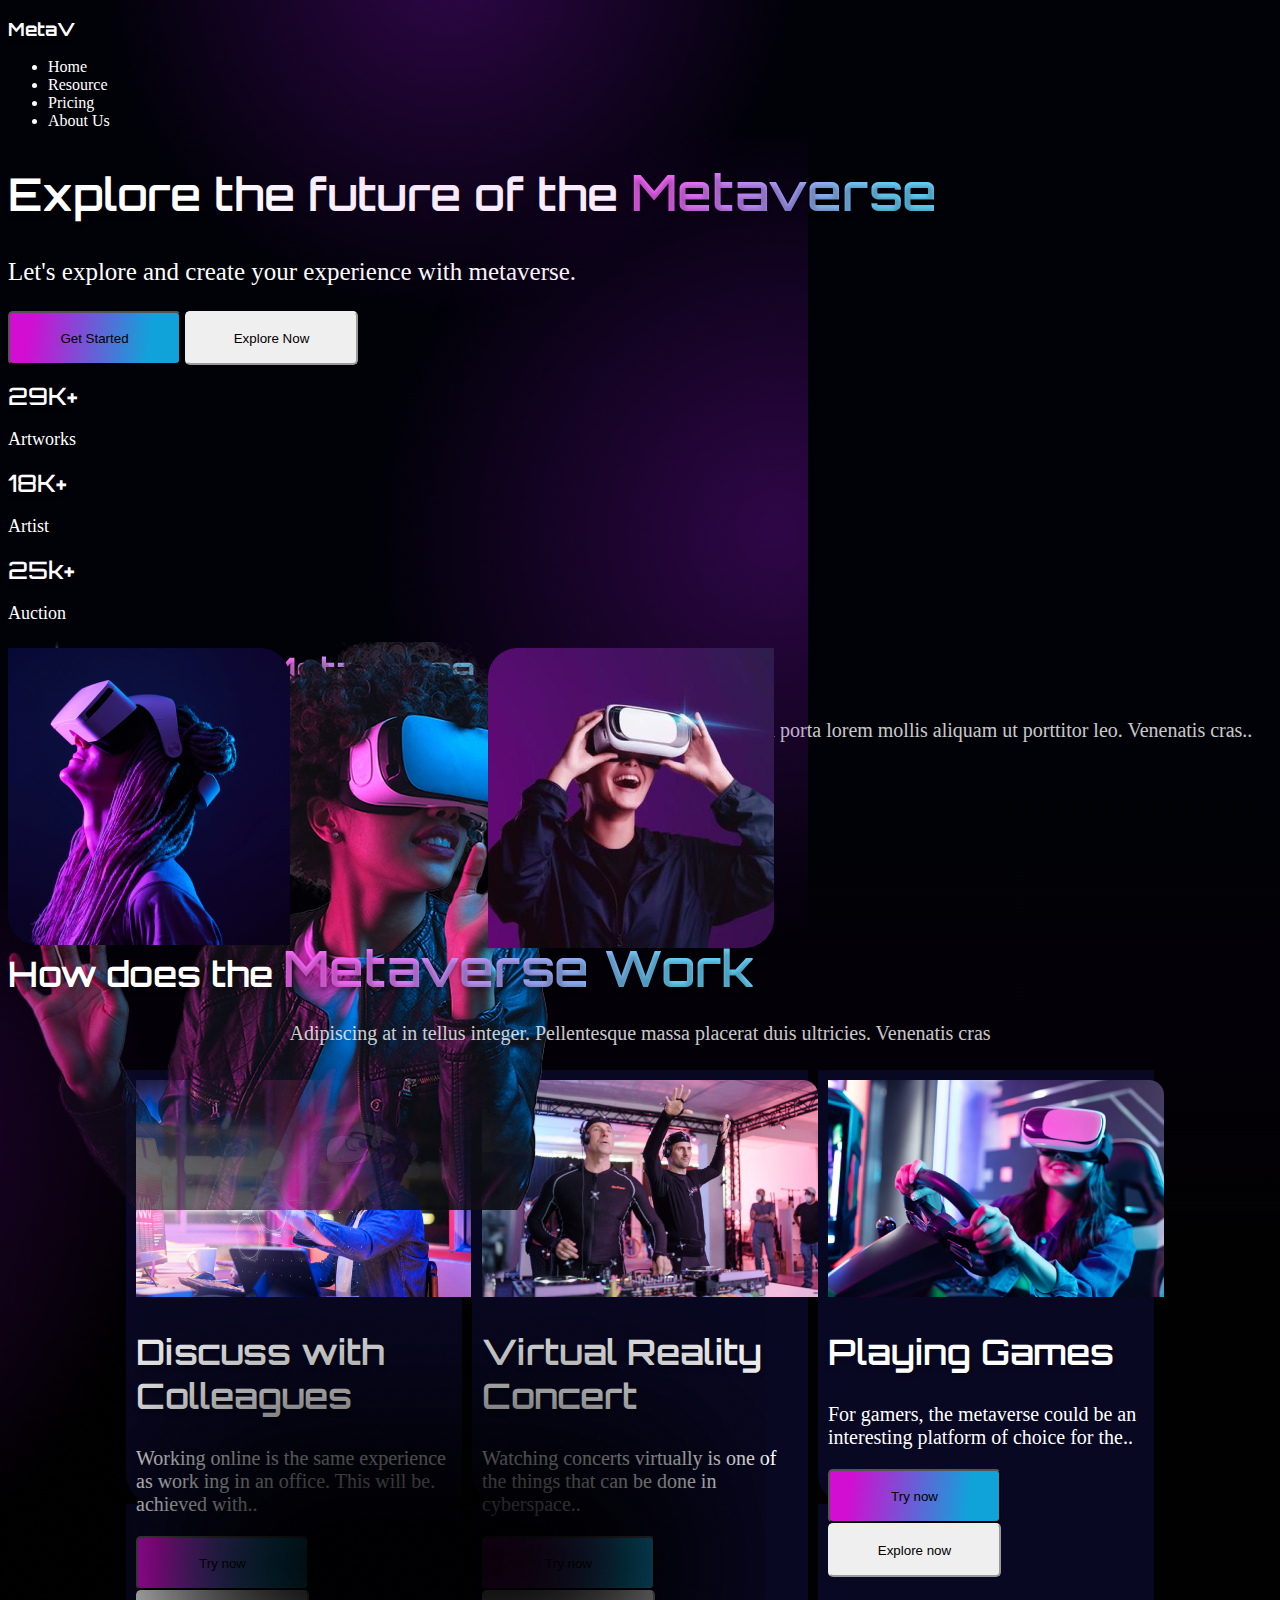
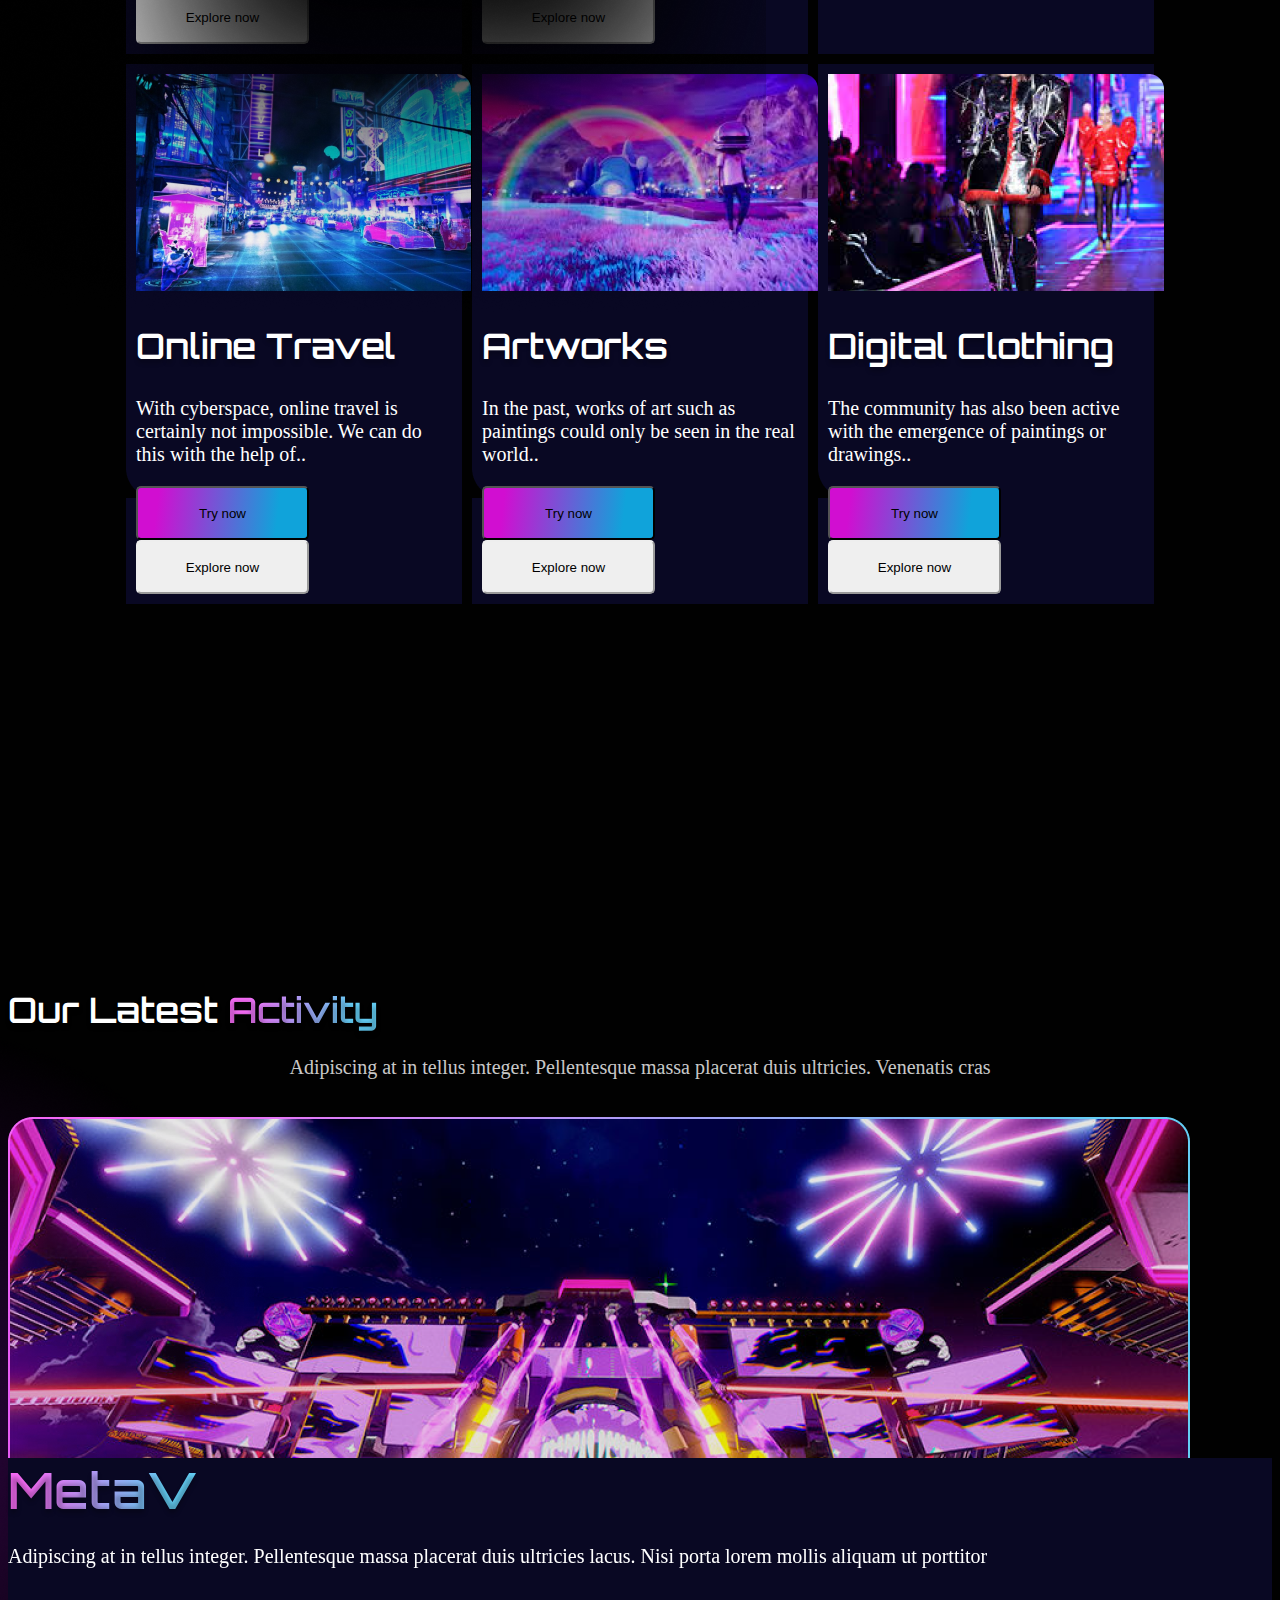
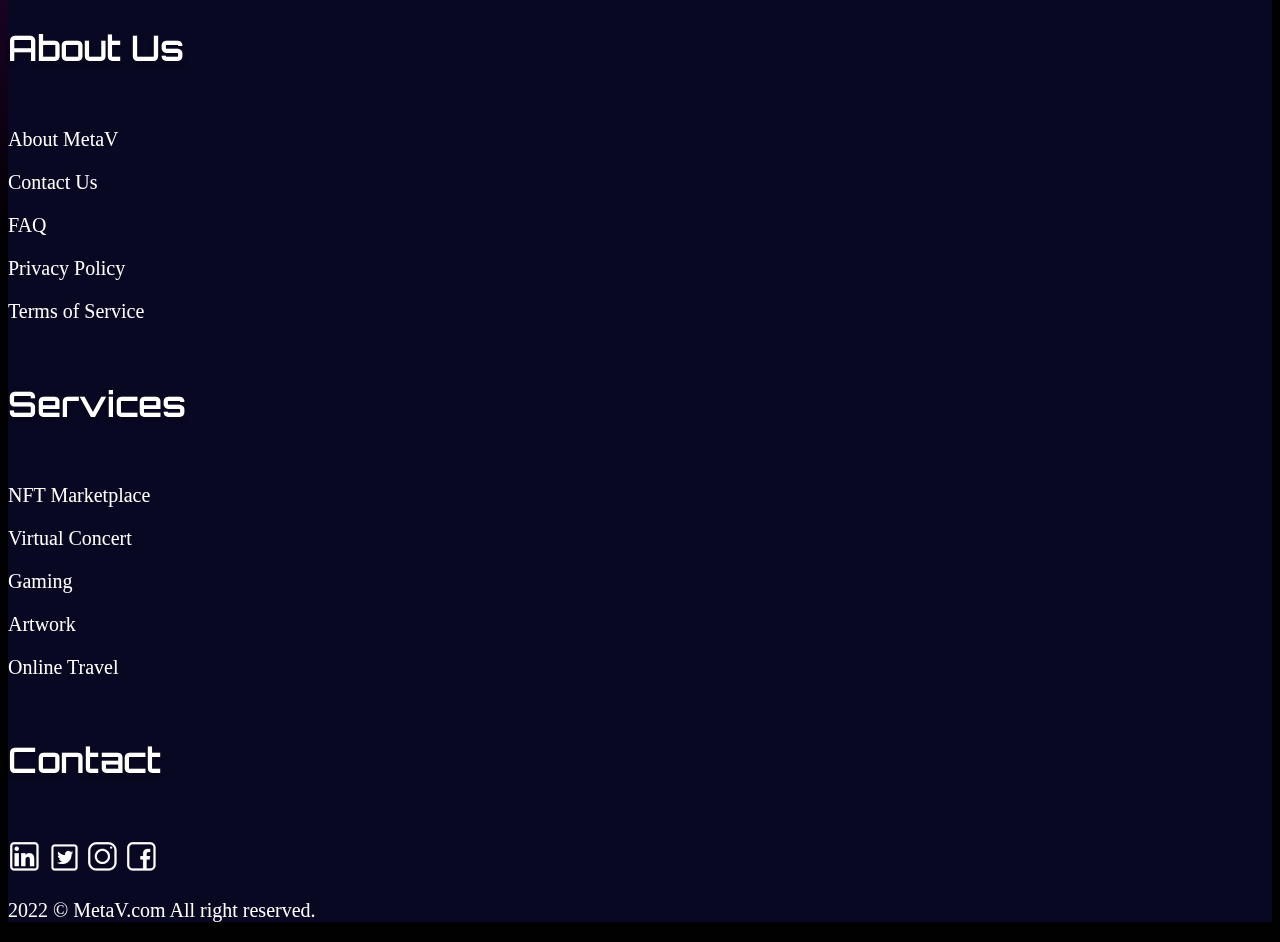
<file: index.html>
<!DOCTYPE html>
<html lang="en">
<head>
    <meta charset="UTF-8">
    <meta name="viewport" content="width=device-width, initial-scale=1.0">
    <title>Wil Melendez</title>
    <link rel="stylesheet" href="style.css">
    <link rel="jquery" href="java.js">
    <link href="https://cdn.jsdelivr.net/npm/bootstrap@5.3.1/dist/css/bootstrap.min.css" rel="stylesheet" integrity="sha384-4bw+/aepP/YC94hEpVNVgiZdgIC5+VKNBQNGCHeKRQN+PtmoHDEXuppvnDJzQIu9" crossorigin="anonymous">
    
    <link rel="preconnect" href="https://fonts.googleapis.com">
    <link rel="preconnect" href="https://fonts.gstatic.com" crossorigin>
    <link href="https://fonts.googleapis.com/css2?family=Orbitron&display=swap" rel="stylesheet">
    <script src="https://ajax.googleapis.com/ajax/libs/jquery/3.6.4/jquery.min.js"></script>
    
</head>
<body>
    <div class="fondo container-fluid text-light">
        <div class="seccion0 ">
            <div class="row text-light d-flex align-items-md-baseline justify-content-md-center p-md-5 align-items-center justify-content-center">
                <div class="col-md-1 d-flex align-items-md-center">
                    <h3 class="d-flex align-items-center">MetaV</h3>
                </div>
                <div class=" col-md-5">
                    <img src="Ellipse 1.png" class="elipse img-fluid ">
                    <svg class="menuh" xmlns="http://www.w3.org/2000/svg" width="40" height="40" fill="currentColor"  viewBox="0 0 16 16">
                        <path fill-rule="evenodd" d="M2.5 12a.5.5 0 0 1 .5-.5h10a.5.5 0 0 1 0 1H3a.5.5 0 0 1-.5-.5zm0-4a.5.5 0 0 1 .5-.5h10a.5.5 0 0 1 0 1H3a.5.5 0 0 1-.5-.5zm0-4a.5.5 0 0 1 .5-.5h10a.5.5 0 0 1 0 1H3a.5.5 0 0 1-.5-.5z"/>
                      </svg>   
                </div>
                <div class="lista col-md-6">
                    <ul class="d-flex align-items-md-center gap-5">
                        <a href="#"><li class="list-group-item">Home</li></a>
                        <a href="#"><li class="list-group-item">Resource</li></a>
                        <a href="#"><li class="list-group-item">Pricing</li></a>
                        <a href="#"><li class="list-group-item">About Us</li></a>
                    </ul>
                   
                </div>
                
            </div>
        </div>
        <div class="seccion1 mt-3 align-items-md-center vh-100">
            <div class="row vh-100 text-light  justify-content-md-center align-items-md-start p-md-5 ">
                <div class="m1 col-md-6 col-6 justify-content-md-end">
                    <h1 class="mt-5">Explore the future of the <strong class="metaverse">Metaverse</strong></h1>
                    <p class="parrafo mt-3 text-center">Let's explore and create your experience with metaverse.</p>
                    <button class="btn1 mt-5 btn btn-outline-light mt-5">Get Started</button>
                    <button class="btn2 mt-5 btn btn-outline-light">Explore Now</button>
                    <div class="numeros mt-5 d-flex gap-5">  
                        <div class="bntn1">
                            <h1>29K+</h1>
                            <p>Artworks</p>
                        </div>
                        <div class=" bntn2">
                            <h1>18K+</h1>
                            <p>Artist</p>
                        </div>
                        <div class="bntn3">
                            <h1>25k+</h1>
                            <p>Auction</p>
                        </div>
                    </div>
                </div>
                <div class="m2 col-md-6 col-6 d-flex align-self-md-start justify-content-end estrella mt-5 ">
                    <img src="Ellipse 2.png" class="elipse2 img-fluid ">
                    <img src="image 2.png" class="mujer img-fluid"> 
                    <img src="Rectangle 0.png" class="rectangulo img-fluid"> 
                    <img src="Vector.png" class="estrella2 img-fluid"> 
                </div>
            </div>
        </div>
        <div class="seccion2 mt-5 vh-100 text-light d-flex justify-content-end justify-content-sm-end align-items-baseline ">
            <div class="row p-md-5 mt-5">
                <div class="imagenes col-md-6 d-flex ">
                    <img src="Rectangle 70.png" class="imagen1 img-fluid">
                    <img src="Rectangle 71.png" class="imagen2 img-fluid">
                    <img src="Ellipse 3.png" class="elipse3 img-fluid">
                </div>
                <div class="texto mt-5 col-md-6 d-flex justify-content-sm-end justify-content-end align-self-sm-end align-items-end ">
                    <div>
                        <h1>What is <strong class="metaverse2">Metaverse</strong></h1>
                        <p>Adipiscing at in tellus integer. Pellentesque massa placerat duis ultricies lacus. Nisi porta lorem mollis aliquam ut porttitor leo. Venenatis cras..</p>
                        <button class="btn0 mt-3 btn btn-outline-light">Know More</button>
                    </div>   
                </div>
            </div>
        </div>

        <div class="seccion3 text-light vh-100">
            <div class="seccioncentral d-flex justify-content-center  align-items-end text-center">
                <div class="row ">
                    <div class="col-md-12">
                        <h1>How does the <strong class="metaverse">Metaverse Work</strong></h1>
                        <p>Adipiscing at in tellus integer. Pellentesque massa placerat duis ultricies. Venenatis cras</p>
                    </div>
                </div>
            </div>
            <div class="d-flex justify-content-between align-items-center">
                <div class="contenedor row">
                    <div class="fondos1 w-25 col-md-2">
                        <img src="img1.png" class="img-fluid">
                        <h2>Discuss with Colleagues</h2>
                        <p>Working online is the same experience as work ing in an office. This will be. achieved with..</p>
                        <div class="d-flex">
                            <button class="btn1 btn btn-outline-light">Try now</button>
                            <button class="btn2 btn btn-outline-light">Explore now</button>
                        </div>
                    </div>
                    <div class="fondos2 w-25 col-md-2">
                        <img src="img2.png" class="img-fluid">
                        <h2>Virtual Reality Concert</h2>
                        <p>Watching concerts virtually is one of the things that can be done in cyberspace..</p>
                        <div class="d-flex">
                            <button class="btn1 btn btn-outline-light">Try now</button>
                            <button class="btn2 btn btn-outline-light">Explore now</button>
                        </div>
                    </div>
                    <div class="fondos3 w-25 col-md-2">
                        <img src="img3.png" class="img-fluid">
                        <h2>Playing Games</h2>
                        <p>For gamers, the metaverse could be an interesting platform of choice for the..</p>
                        <div class="d-flex">
                            <button class="btn1 btn btn-outline-light">Try now</button>
                            <button class="btn2 btn btn-outline-light">Explore now</button>
                        </div>
                    </div>
                    <div class="fondos1 mt-2 w-25 col-md-2 col-2">
                        <img src="img4.png" class="img-fluid">
                        <h2>Online Travel</h2>
                        <p>With cyberspace, online travel is certainly not impossible. We can do this with the help of..</p>
                        <div class="d-flex">
                            <button class="btn1 btn btn-outline-light"> Try now</button>
                            <button class="btn2 btn btn-outline-light">Explore now</button>
                        </div>
                    </div>
                    <div class="fondos2 m-2 w-25 col-md-2 col-2">
                        <img src="img5.png" class="img-fluid">
                        <h2>Artworks</h2>
                        <p>In the past, works of art such as paintings could only be seen in the real world..</p>
                        <div class="d-flex">
                            <button class="btn1 btn btn-outline-light">Try now</button>
                            <button class="btn2 btn btn-outline-light">Explore now</button>
                        </div>
                    </div>
                    <div class="fondos3 mt-2 w-25 col-md-2 col-2">
                        <img src="img6.png" class="img-fluid">
                        <h2>Digital Clothing</h2>
                        <p>The community has also been active with the emergence of paintings or drawings..</p>
                        <div class="d-flex">
                            <button class="btn1 btn btn-outline-light">Try now</button>
                            <button class="btn2 btn btn-outline-light">Explore now</button>
                        </div>
                    </div>
                </div>
            </div>
        </div>
        
        <div class="seccion4 p-md-5 vh-100 ">
            <div class="seccionletra d-flex justify-content-center align-items-center text-center">
                <div class="row">
                    <div class="col-md-12">
                        <img src="Ellipse 5.png" class="elipse5 img-fluid">
                        <h1>Our Latest <strong class="activity">Activity</strong></h1>
                        <p>Adipiscing at in tellus integer. Pellentesque massa placerat duis ultricies. Venenatis cras</p>
                    </div>
                </div>
            </div>
            <div class="seccionimagen vh-100">
                <div class="row justify-content-center">
                    <div class="col-md-12 texto1">
                        <img src="metaverse 1.png" class="texto2 img-fluid">
                        <h1 class="texto3">Metaverse Fashion Week</h1>
                       
                    </div>
                </div>
            </div>
        </div>
        <div class="seccion5 vh-100 d-flex justify-content-between align-items-center">
            <div class="endpage row vh-100">
                <div class="col-md-1">
                </div>
                <div class="col-md-4">
                    <h1><strong class="metaverse">MetaV</strong></h1>
                    <p>Adipiscing at in tellus integer. Pellentesque massa placerat duis ultricies lacus. Nisi porta lorem mollis aliquam ut porttitor</p>
                </div>
                <div class="col-md-2">
                    <a><h5>About Us</h5></a>
                    <a href="#"><p>About MetaV</p></a>
                    <a href="#"><p>Contact Us</p></a>
                    <a href="#"><p>FAQ</p></a>
                    <a href="#"><p>Privacy Policy</p></a>
                    <a href="#"><p>Terms of Service</p></a>
                </div>
                <div class="col-md-2">
                    <a><h5>Services</h5></a>
                    <a href="#"><p>NFT Marketplace</p></a>
                    <a href="#"><p>Virtual Concert</p></a>
                    <a href="#"><p>Gaming</p></a>
                    <a href="#"><p>Artwork</p></a>
                    <a href="#"><p>Online Travel</p></a>
                </div>
                <div class="col-md-2">
                    <a><h5>Contact</h5></a>
                    <div class="d-flex m-2">
                        <a href="#"><img src="LinkedIn.png"></a>
                        <a href="#"><img src="Twitter Squared.png"></a>
                        <a href="#"><img src="Instagram.png"></a>
                        <a href="#"><img src="Facebook.png"></a>
                    </div>
                    <p>2022 © MetaV.com All right reserved.</p>
                </div>
                <div class="col-md-1">
                </div>
            </div>
        </div>
    </div>


    <script>
        $(".menuh").click(
            function(){
                $(".lista").slideToggle();
            }
        )
    </script>
    
    
</body>
</html>
</file>
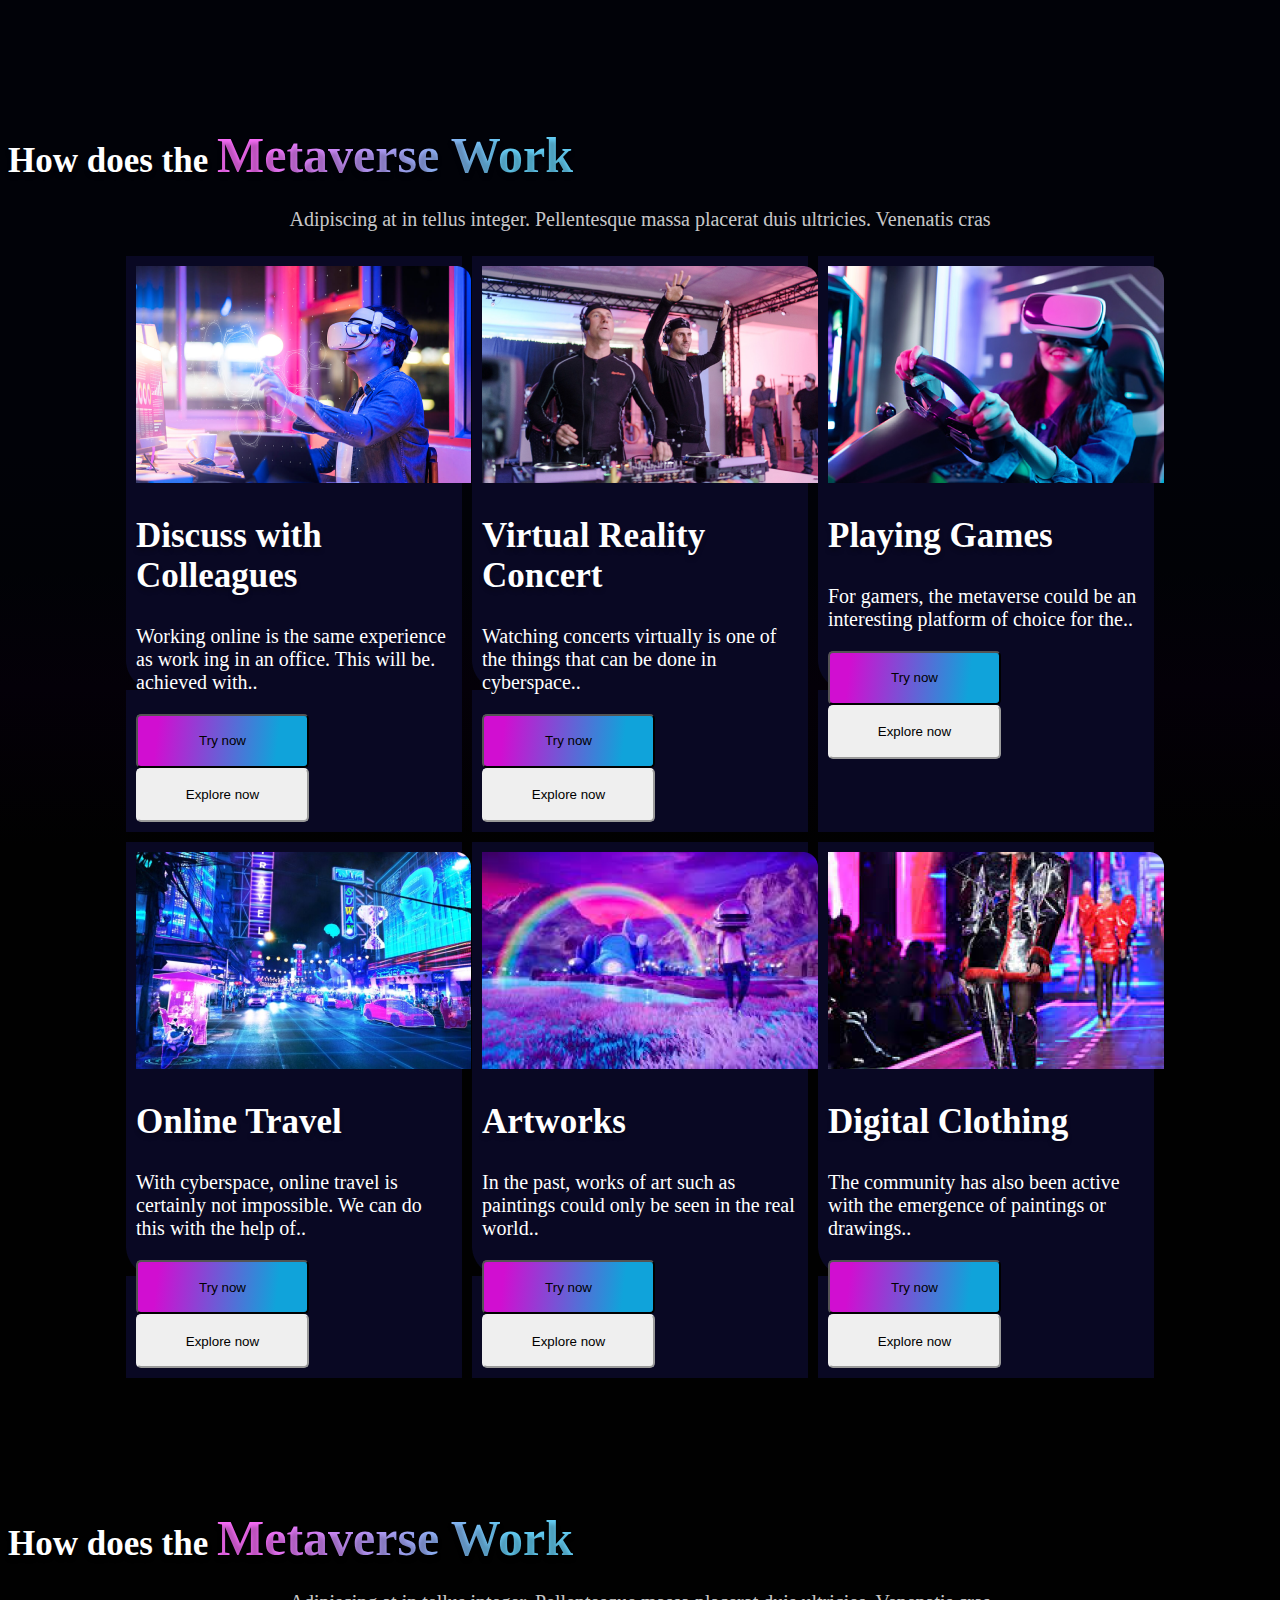
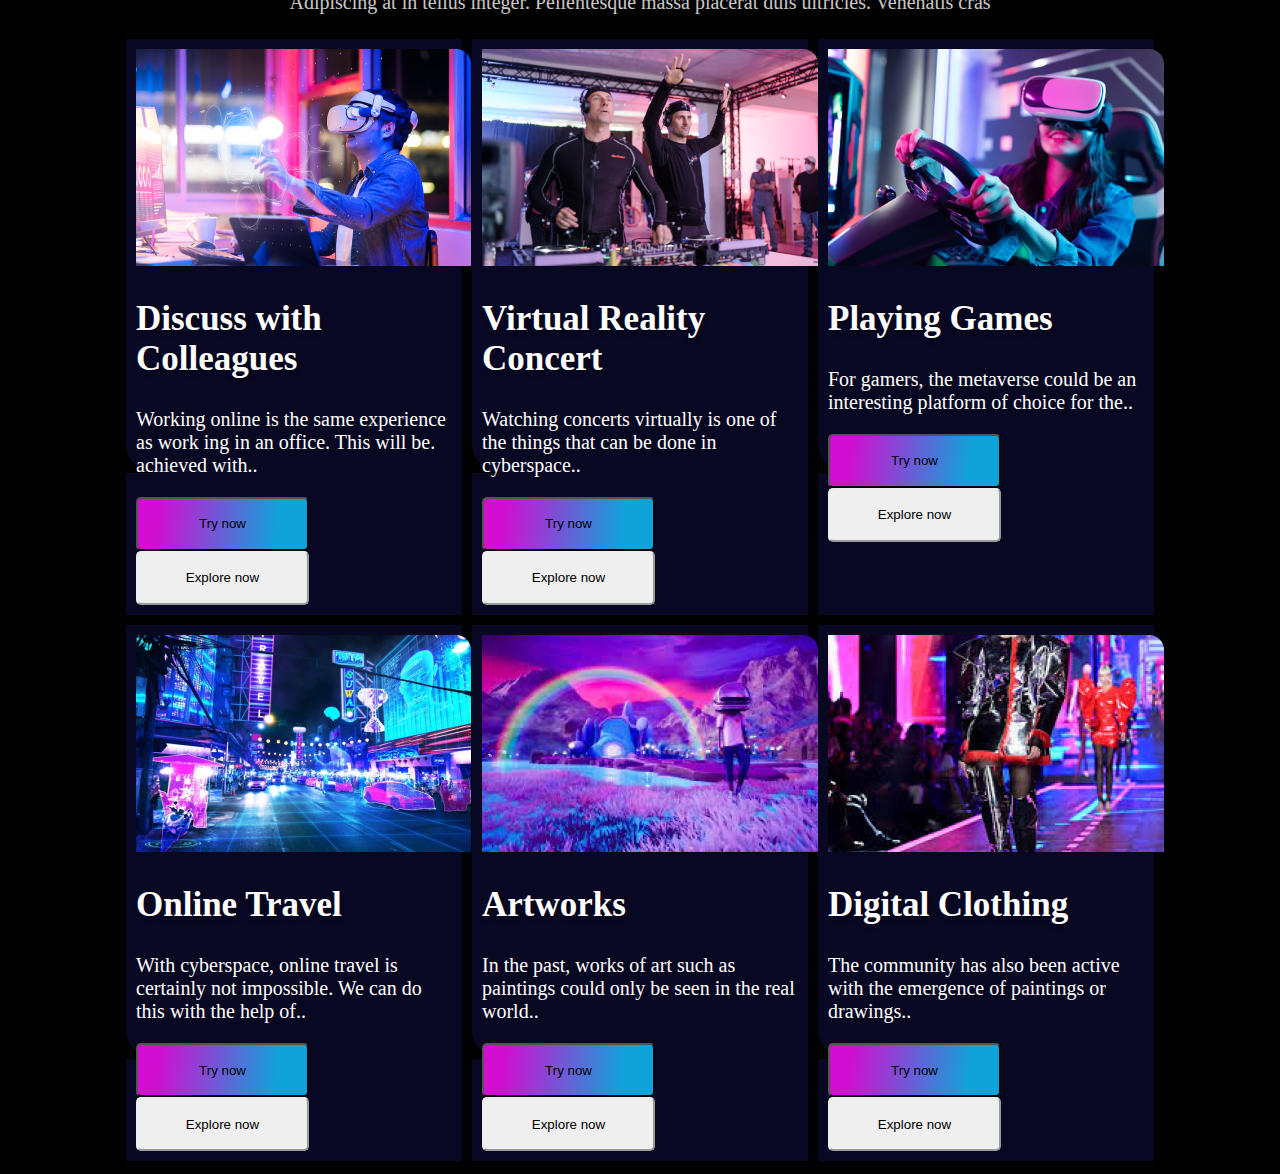
<file: index2.html>
<!DOCTYPE html>
<html lang="en">
<head>
    <meta charset="UTF-8">
    <meta name="viewport" content="width=device-width, initial-scale=1.0">
    <title>Document</title>
    <link rel="stylesheet" href="style.css">
    <link href="https://cdn.jsdelivr.net/npm/bootstrap@5.3.1/dist/css/bootstrap.min.css" rel="stylesheet" integrity="sha384-4bw+/aepP/YC94hEpVNVgiZdgIC5+VKNBQNGCHeKRQN+PtmoHDEXuppvnDJzQIu9" crossorigin="anonymous">
</head>
<body>   
    <div class="seccion3 text-light">
        <div class="seccioncentral d-flex justify-content-center  align-items-baseline text-center">
            <div class="row">
                <div class="col-md-12">
                    <h1>How does the <strong class="metaverse">Metaverse Work</strong></h1>
                    <p>Adipiscing at in tellus integer. Pellentesque massa placerat duis ultricies. Venenatis cras</p>
                </div>
            </div>
        </div>
        <div class="d-flex justify-content-between align-items-center">
            <div class="contenedor row">
                <div class="fondos1 col-md-2">
                    <img src="img1.png" class="img-fluid">
                    <h2>Discuss with Colleagues</h2>
                    <p>Working online is the same experience as work ing in an office. This will be. achieved with..</p>
                    <div class="d-flex">
                        <button class="btn1 btn btn-outline-light">Try now</button>
                        <button class="btn2 btn btn-outline-light">Explore now</button>
                    </div>
                </div>
                <div class="fondos2  col-md-2">
                    <img src="img2.png" class="img-fluid">
                    <h2>Virtual Reality Concert</h2>
                    <p>Watching concerts virtually is one of the things that can be done in cyberspace..</p>
                    <div class="d-flex">
                        <button class="btn1 btn btn-outline-light">Try now</button>
                        <button class="btn2 btn btn-outline-light">Explore now</button>
                    </div>
                </div>
                <div class="fondos3 col-md-2">
                    <img src="img3.png" class="img-fluid">
                    <h2>Playing Games</h2>
                    <p>For gamers, the metaverse could be an interesting platform of choice for the..</p>
                    <div class="d-flex">
                        <button class="btn1 btn btn-outline-light">Try now</button>
                        <button class="btn2 btn btn-outline-light">Explore now</button>
                    </div>
                </div>
                <div class="fondos1 mt-2  col-md-2 col-2">
                    <img src="img4.png" class="img-fluid">
                    <h2>Online Travel</h2>
                    <p>With cyberspace, online travel is certainly not impossible. We can do this with the help of..</p>
                    <div class="d-flex">
                        <button class="btn1 btn btn-outline-light"> Try now</button>
                        <button class="btn2 btn btn-outline-light">Explore now</button>
                    </div>
                </div>
                <div class="fondos2 m-2  col-md-2 col-2">
                    <img src="img5.png" class="img-fluid">
                    <h2>Artworks</h2>
                    <p>In the past, works of art such as paintings could only be seen in the real world..</p>
                    <div class="d-flex">
                        <button class="btn1 btn btn-outline-light">Try now</button>
                        <button class="btn2 btn btn-outline-light">Explore now</button>
                    </div>
                </div>
                <div class="fondos3 mt-2  col-md-2 col-2">
                    <img src="img6.png" class="img-fluid">
                    <h2>Digital Clothing</h2>
                    <p>The community has also been active with the emergence of paintings or drawings..</p>
                    <div class="d-flex">
                        <button class="btn1 btn btn-outline-light">Try now</button>
                        <button class="btn2 btn btn-outline-light">Explore now</button>
                    </div>
                </div>
            </div>
        </div>
    </div>


    
    <div class="seccion3 text-light">
        <div class="seccioncentral d-flex justify-content-center  align-items-baseline text-center">
            <div class="row">
                <div class="col-md-12">
                    <h1>How does the <strong class="metaverse">Metaverse Work</strong></h1>
                    <p>Adipiscing at in tellus integer. Pellentesque massa placerat duis ultricies. Venenatis cras</p>
                </div>
            </div>
        </div>
        <div class="d-flex justify-content-between align-items-center">
            <div class="contenedor row">
                <div class="fondos1 col-md-2">
                    <img src="img1.png" class="img-fluid">
                    <h2>Discuss with Colleagues</h2>
                    <p>Working online is the same experience as work ing in an office. This will be. achieved with..</p>
                    <div class="d-flex">
                        <button class="btn1 btn btn-outline-light">Try now</button>
                        <button class="btn2 btn btn-outline-light">Explore now</button>
                    </div>
                </div>
                <div class="fondos2  col-md-2">
                    <img src="img2.png" class="img-fluid">
                    <h2>Virtual Reality Concert</h2>
                    <p>Watching concerts virtually is one of the things that can be done in cyberspace..</p>
                    <div class="d-flex">
                        <button class="btn1 btn btn-outline-light">Try now</button>
                        <button class="btn2 btn btn-outline-light">Explore now</button>
                    </div>
                </div>
                <div class="fondos3 col-md-2">
                    <img src="img3.png" class="img-fluid">
                    <h2>Playing Games</h2>
                    <p>For gamers, the metaverse could be an interesting platform of choice for the..</p>
                    <div class="d-flex">
                        <button class="btn1 btn btn-outline-light">Try now</button>
                        <button class="btn2 btn btn-outline-light">Explore now</button>
                    </div>
                </div>
                <div class="fondos1 mt-2  col-md-2 col-2">
                    <img src="img4.png" class="img-fluid">
                    <h2>Online Travel</h2>
                    <p>With cyberspace, online travel is certainly not impossible. We can do this with the help of..</p>
                    <div class="d-flex">
                        <button class="btn1 btn btn-outline-light"> Try now</button>
                        <button class="btn2 btn btn-outline-light">Explore now</button>
                    </div>
                </div>
                <div class="fondos2 m-2  col-md-2 col-2">
                    <img src="img5.png" class="img-fluid">
                    <h2>Artworks</h2>
                    <p>In the past, works of art such as paintings could only be seen in the real world..</p>
                    <div class="d-flex">
                        <button class="btn1 btn btn-outline-light">Try now</button>
                        <button class="btn2 btn btn-outline-light">Explore now</button>
                    </div>
                </div>
                <div class="fondos3 mt-2  col-md-2 col-2">
                    <img src="img6.png" class="img-fluid">
                    <h2>Digital Clothing</h2>
                    <p>The community has also been active with the emergence of paintings or drawings..</p>
                    <div class="d-flex">
                        <button class="btn1 btn btn-outline-light">Try now</button>
                        <button class="btn2 btn btn-outline-light">Explore now</button>
                    </div>
                </div>
            </div>
        </div>
    </div>
</file>
<file: style.css>
body{
    background: var(--1, linear-gradient(180deg, #010208 16.39%, #010206 20.51%, #040008 24.79%, #010101 30.46%, #010101 34.11%, #010101 36.21%, #010101 100%));
}
.seccion0{
    position: relative;
    z-index: 1;
}
.menuh{
    position: absolute;
    top: 10%;
    left: 100%;
    display: none;
    z-index: 2;

}
.lista{
    display: block;
}

h1, h2, h3, h4, h5, h6 {
    text-shadow: 0px 4px 4px rgba(0, 0, 0, 0.25);
    font-family: 'Orbitron';
    color: #FFF;
    font-size: 35px;
    font-style: normal;
    font-weight: 600;
    line-height: normal;

}
.fondo .seccion1 h1{
    color: #FFF;
    text-shadow: 0px 4px 4px rgba(0, 0, 0, 0.25);
    font-family: 'Orbitron';
    font-size: 45px;
    font-style: normal;
    font-weight: 600;
    line-height: 68px; /* 151.111% */
}
.fondo .seccion0 h3{
    color: #FFF;
    font-family: 'Orbitron';
    font-size: 18px;
    font-style: normal;
    font-weight: 700;
    line-height: normal;
}
p{
    color: #FFF;
    font-family: Poppins;
    font-size: 20px;
    font-style: normal;
    font-weight: 400;
    line-height: normal;

 }
 .fondo .seccion1 .numeros p{
    color: #FFF;
    font-family: Poppins;
    font-size: 18px;
    font-style: normal;
    font-weight: 400;
    line-height: normal;

 }
 .fondo .seccion1 p{
    color: #FFF;
    font-family: Poppins;
    font-size: 25px;
    font-style: normal;
    font-weight: 400;
    line-height: normal;

 }

.fondo .seccion1 .numeros h1{
    color: #FFF;
    font-family: 'Orbitron';
    font-size: 24px;
    font-style: normal;
    font-weight: 500;
    line-height: normal;
}

 .fondo{
    margin-top: 0%;
    
 }
 .fondo .seccion0  a, .fondo .seccion5 .endpage a{
    text-decoration: none;
    color: white;

 }
.metaverse{
    background: var(--2, linear-gradient(97deg, #F86CF8 12.04%, #64CEF5 81.84%));
    background-clip: text;
    -webkit-background-clip: text;
    -webkit-text-fill-color: transparent;
    font-family: 'Orbitron';
    font-size: 50px;
    font-style: normal;
    font-weight: 600;
    line-height: normal;     
}
.metaverse2{
    background: var(--2, linear-gradient(97deg, #F86CF8 12.04%, #64CEF5 81.84%));
    background-clip: text;
    -webkit-background-clip: text;
    -webkit-text-fill-color: transparent;
    font-family: Orbitron;
    font-size: 35px;
    font-style: normal;
    font-weight: 600;
    line-height: normal;
}
.seccion2 h1{
    color: #FFF;
    font-family: Orbitron;
    font-size: 35px;
    font-style: normal;
    font-weight: 600;
    line-height: normal;
}
.seccion2 p{
    color: rgba(255, 255, 255, 0.80);
    font-family: Poppins;
    font-size: 20px;
    font-style: normal;
    font-weight: 400;
    line-height: 30px; /* 166.667% */
}
.seccion2 .texto{
    padding-left: 8%;
    
}
.seccion3{
    margin-top: 10%;
}
.seccion3 .seccioncentral h1{
    color: #FFF;
    font-size: 35px;
    font-style: normal;
    font-weight: 600;
    line-height: normal;
}
.metaverse3{
    background: var(--2, linear-gradient(97deg, #F86CF8 12.04%, #64CEF5 81.84%));
    background-clip: text;
    font-family: 'Orbitron';
    -webkit-background-clip: text;
    -webkit-text-fill-color: transparent;
    font-size: 35px;
    font-style: normal;
    font-weight: 600;
    line-height: normal;
}
.seccion3 .seccioncentral p{
    color: rgba(255, 255, 255, 0.80);
    text-align: center;
    font-family: Poppins;
    font-size: 20px;
    font-style: normal;
    font-weight: 400;
    line-height: normal;
}
.btn0{
    border-radius: 5px;
    background: var(--3, linear-gradient(97deg, #D10ED1 12.04%, #10A3DA 81.84%));
    border-color: none;
    width: 137px;
    height: 44px;
}
.btn1{
    border-radius: 5px;
    background: var(--3, linear-gradient(97deg, #D10ED1 12.04%, #10A3DA 81.84%));
    border-color: none;
    width: 173px;
    height: 54px;  
}
.btn2{
    border-radius: 5px;
    border-color: 1px solid var(--3, #D10ED1);
    width: 173px;
    height: 54px;
}
.btn3{
    border-radius: 5px;
    background: var(--3, linear-gradient(97deg, #D10ED1 12.04%, #10A3DA 81.84%));
    border-color: none;
    width: 103px;
    height: 36px; 
}
.btn4{
    border-radius: 5px;
    border-color: 1px solid var(--3, #D10ED1);
    width: 122px;
    height: 36px;
}



.texto1{
    position: relative;
    z-index: 1;
}
.texto2{
    position: absolute;
    z-index: 2;
    width: auto;

}
.texto3{
    position: absolute;
    z-index: 3;
    margin-top: 42%;
    height: 148px;
    flex-shrink: 0;
    border-radius: 0px 0px 25px 25px;
    background: rgba(255, 255, 255, 0.10);
    backdrop-filter: blur(5px); 
    color: #FFF;
    font-family: 'Orbitron';
    font-size: 45px;
    font-style: normal;
    line-height:135px;
    
}
.seccion4{
    width:100%;
    height: 100%;
    margin-top: 30%;
}
.seccion3 .secciones{
    margin-top: 20%;
    width: 100%;
  
}
.seccion3 .secciones h2{
    color: #FFF;
    font-family: Orbitron;
    font-size: 20px;
    font-style: normal;
    font-weight: 600;
    line-height: normal;
}
.seccion3 .secciones p{
    color: #FFF;
    font-family: Poppins;
    font-size: 17px;
    font-style: normal;
    font-weight: 400;
    line-height: normal;
}
.contenedor{
    width: 100%;
    display: flex;
    flex-wrap: wrap;
    align-items: stretch;
    align-self: center;
    justify-content: center;

}
.fondos1, .fondos2, .fondos3{
    background-image: url(Rectangle\ 72.png);
    flex-shrink: 0;
    align-items: baseline;
    padding: 10px;
    margin: 5px;
    width: 25%;
    
}
.seccion4 .seccionletra h1{
    color: #FFF;
    font-family: Orbitron;
    font-size: 35px;
    font-style: normal;
    font-weight: 600;
    line-height: normal;

}
.activity{
    background: var(--2, linear-gradient(97deg, #F86CF8 12.04%, #64CEF5 81.84%));
    background-clip: text;
    -webkit-background-clip: text;
    -webkit-text-fill-color: transparent;
    font-family: 'Orbitron';
    font-size: 35px;
    font-style: normal;
    font-weight: 600;
    line-height: normal;

}
.seccion4 .seccionletra p{
    color: rgba(255, 255, 255, 0.80);
    text-align: center;
    font-family: Poppins;
    font-size: 20px;
    font-style: normal;
    font-weight: 400;
    line-height: normal;
}

.seccion5{
    width: 100%;
    height: 100%;
    background: #090823;
    margin-top: 30%;
    
}
.seccionletra{
    margin-top: 5%;

}
.seccionimagen{
    margin-top: 3%;
}
.endpage{
    top: 10%;
}
.seccion0{
    position: relative;
    z-index: 1;
}
.elipse{
    position: absolute;
    z-index: 2;
    top: -50%;
    left: 0%;
}

.estrella{
    position: relative;
    z-index: 1;
}
.elipse2{
    position: absolute;
    z-index: 2;
    left: 20%;
    margin-top: -40%;

}
.mujer{
    position: absolute;
    z-index: 3;
   
}
.rectangulo{
    position: absolute;
    z-index: 4;
    margin-top: 45%;
    left: -4%;
}
.estrella{
    position: relative;
    z-index: 1;
}

.estrella2{
    display: block;
    position: absolute;
    z-index: 2;
    top: 25%;
    left: 0%;
    width: 11%;
}
.imagenes{
    position: relative;
    z-index: 1;
}
.elipse3{
    position: absolute;
    z-index: 2;
    top: -163%;
    left: -20%;
}
.imagen1{
    position: absolute; 
    top: 10%;
    left: 0%;
    z-index: 3;
}
.imagen2{
    position: absolute;
    z-index: 4 ;
    top: 60%;
    left: 38%;
}


.seccion3 .seccioncentral{
    position: relative;
    z-index: 1;
}
.elipse4{
    position: absolute;
    z-index: 2;
    top: 140%;
    left: 72%;

}
.seccion4{
    position: relative;
    z-index: 1;
}
.elipse5{
    position: absolute;
    z-index: 2;
    top: -80%;
    left: -10%;
}
.seccion5{
    position: relative;
    z-index: 1;
}
.elipse6{
    position: absolute;
    z-index: 2;
    top: -100%;
    left: 20%;
}
@media screen and (max-width:767px) {
    .seccion0{
        display: flex;
        align-items: baseline;
        justify-content: space-between;
    }
    .seccion1{
        position: relative;
        
    }
    .seccion1 .row{
        display: flex;
        flex-direction: column-reverse;
        flex-wrap: wrap;
    }
    .seccion1 .row .m1{
        order: 2;
        position: absolute;
        top: 39%;
        left: 10%;
        width: 90%;

    }
    .seccion1 .row .m2{
        order: 1;
        position: absolute;
        top: 5%;
        left: 20%;
        width: 76%;
    }
    .estrella2{
       display: none;
    }
    .fondo .seccion1 h1{
        color: #FFF;
        text-shadow: 0px 4px 4px rgba(0, 0, 0, 0.25);
        font-family: 'Orbitron';
        font-size: 31px;
        font-style: normal;
        font-weight: 600;
        line-height: 52px;
    }
    .metaverse {
        background: var(--2, linear-gradient(97deg, #F86CF8 12.04%, #64CEF5 81.84%));
        background-clip: text;
        -webkit-background-clip: text;
        -webkit-text-fill-color: transparent;
        font-family: 'Orbitron';
        font-size: 36px;
        font-style: normal;
        font-weight: 600;
        line-height: normal;
    }
    .fondo .seccion1 p {
        color: #FFF;
        font-family: Poppins;
        font-size: 22px;
        font-style: normal;
        font-weight: 400;
        line-height: normal;
    }
    .btn1, .btn2{
        border-radius: 5px;
        background: var(--3, linear-gradient(97deg, #D10ED1 12.04%, #10A3DA 81.84%));
        border-color: none;
        width: 154px;
        height: 45px;
        margin: 1%;
    }
    .seccion1 .row{
        order: 1;
        position: relative;
    }
    .bntn1{
        position: absolute;
        top: -59%;
        left: -2%;
    }
    .bntn2{
        position: absolute;
        top: -88%;
        left: 25%;
    }
    .bntn3{
        position: absolute;
        top: -81%;
        left: 83%;
    }
    .fondo {
        margin-top: 1%;
        position: relative;
        z-index: 1;
    }
    .imagen1 {
        position: absolute;
        top: 10%;
        left: 0%;
        z-index: 2;
    }
    .imagen2 {
        position: absolute;
        z-index: 3;
        top: 60%;
        left: 38%;
    }
    .seccion2 .row{
        display: flex;
        justify-content: center;
        align-items: center;
        flex-direction: column-reverse;
        flex-wrap: wrap-reverse;
    }
    .menuh{
        position: absolute;
        display: block;
        z-index: 5;

    }
    .lista{
        display: none;
    }
    .fondo .seccion0 h3 {
        color: #FFF;
        font-family: 'Orbitron';
        font-size: 30px;
        font-style: normal;
        font-weight: 700;
        line-height: normal;

        }
    .seccion3 .contenedor{
        flex-direction: column;
        margin:0%;
        padding: 0%;
        width: 100%;
        
    }
    .fondos1, .fondos2, .fondos3{
        width: 100%;
    }
}
</file>
